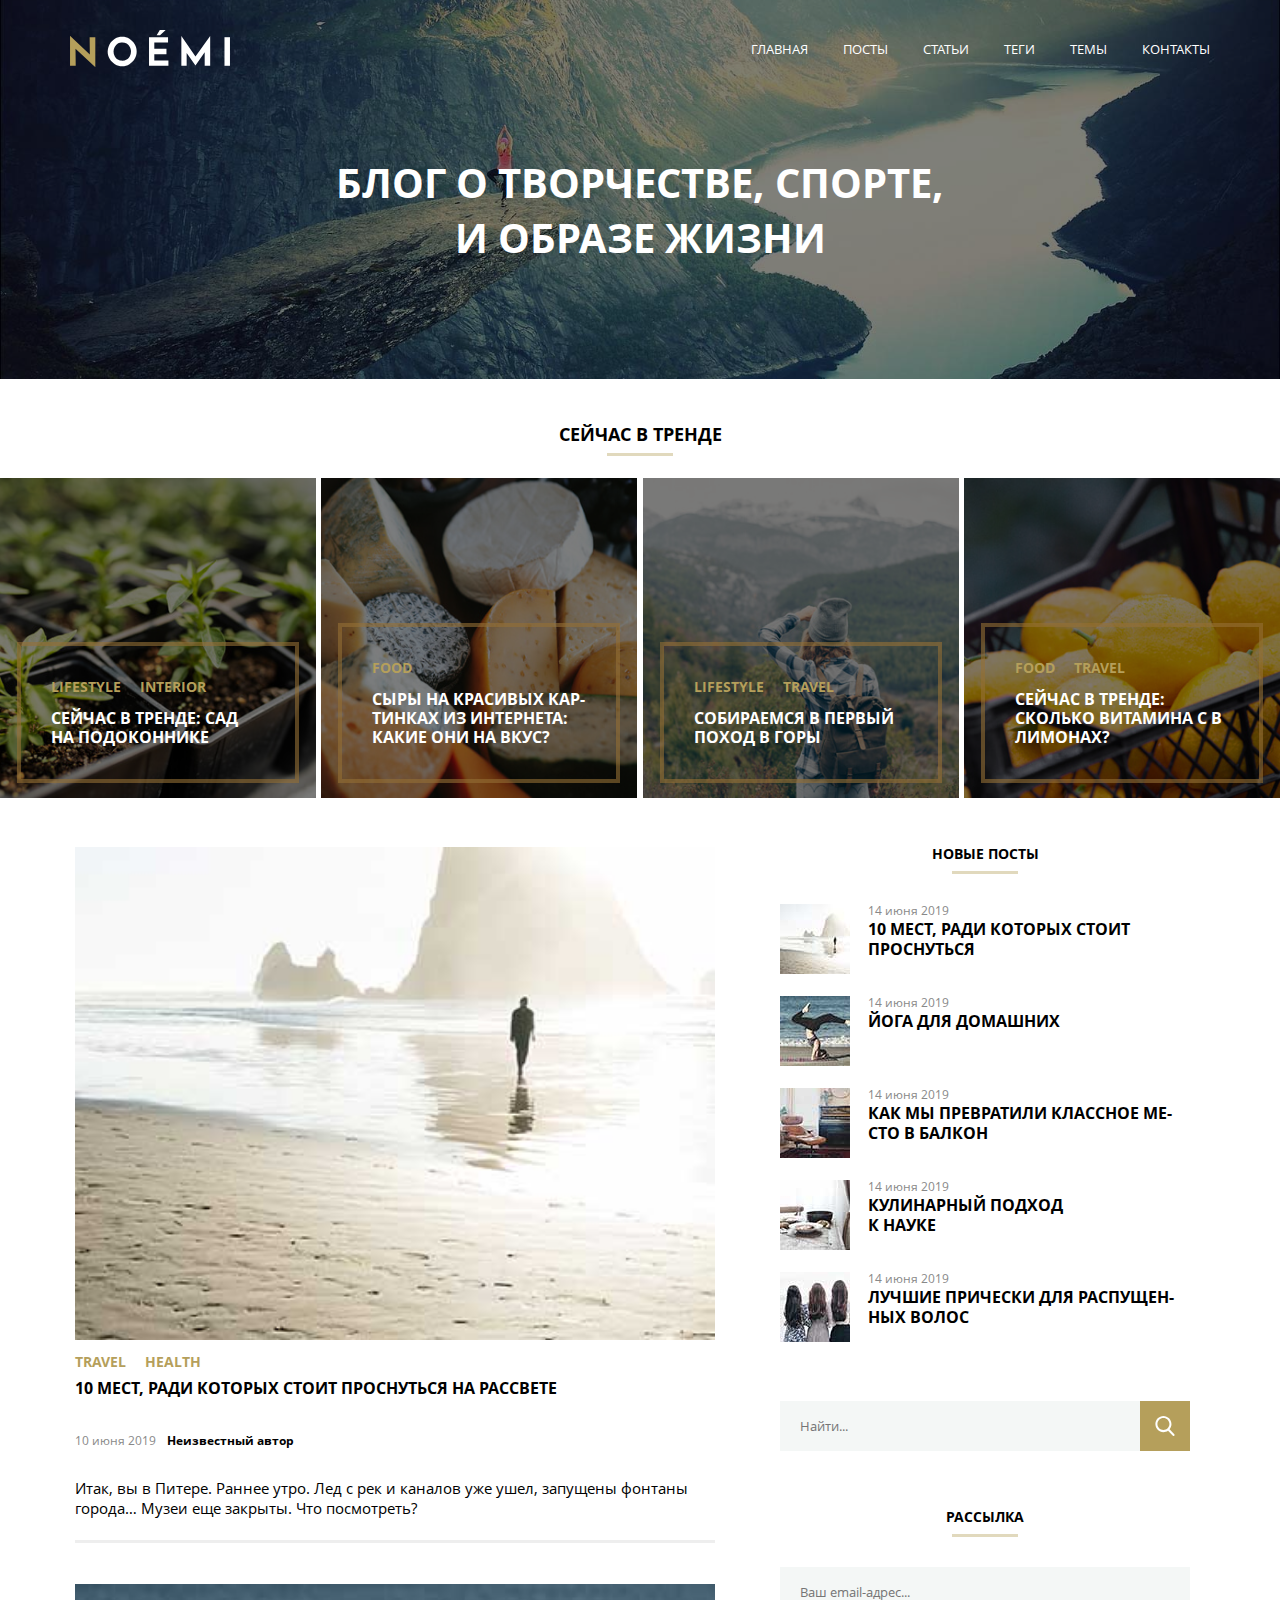
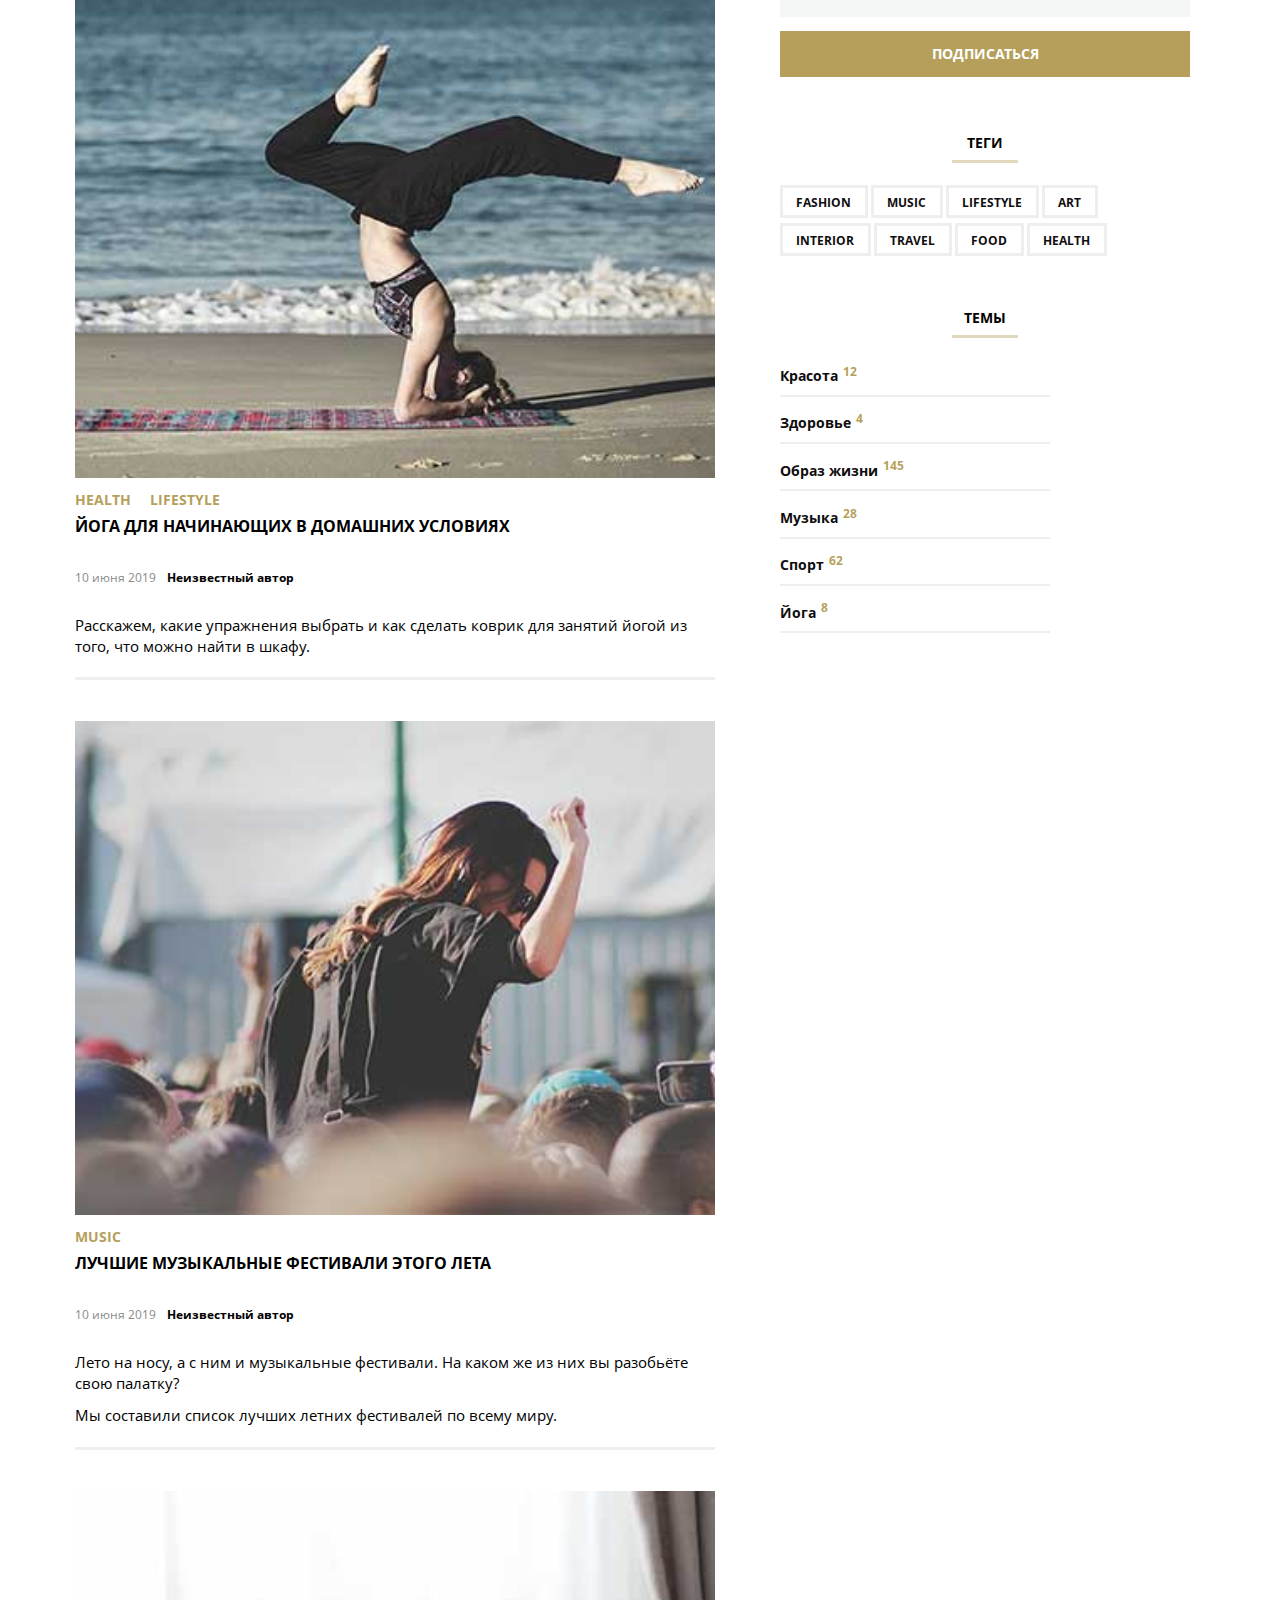
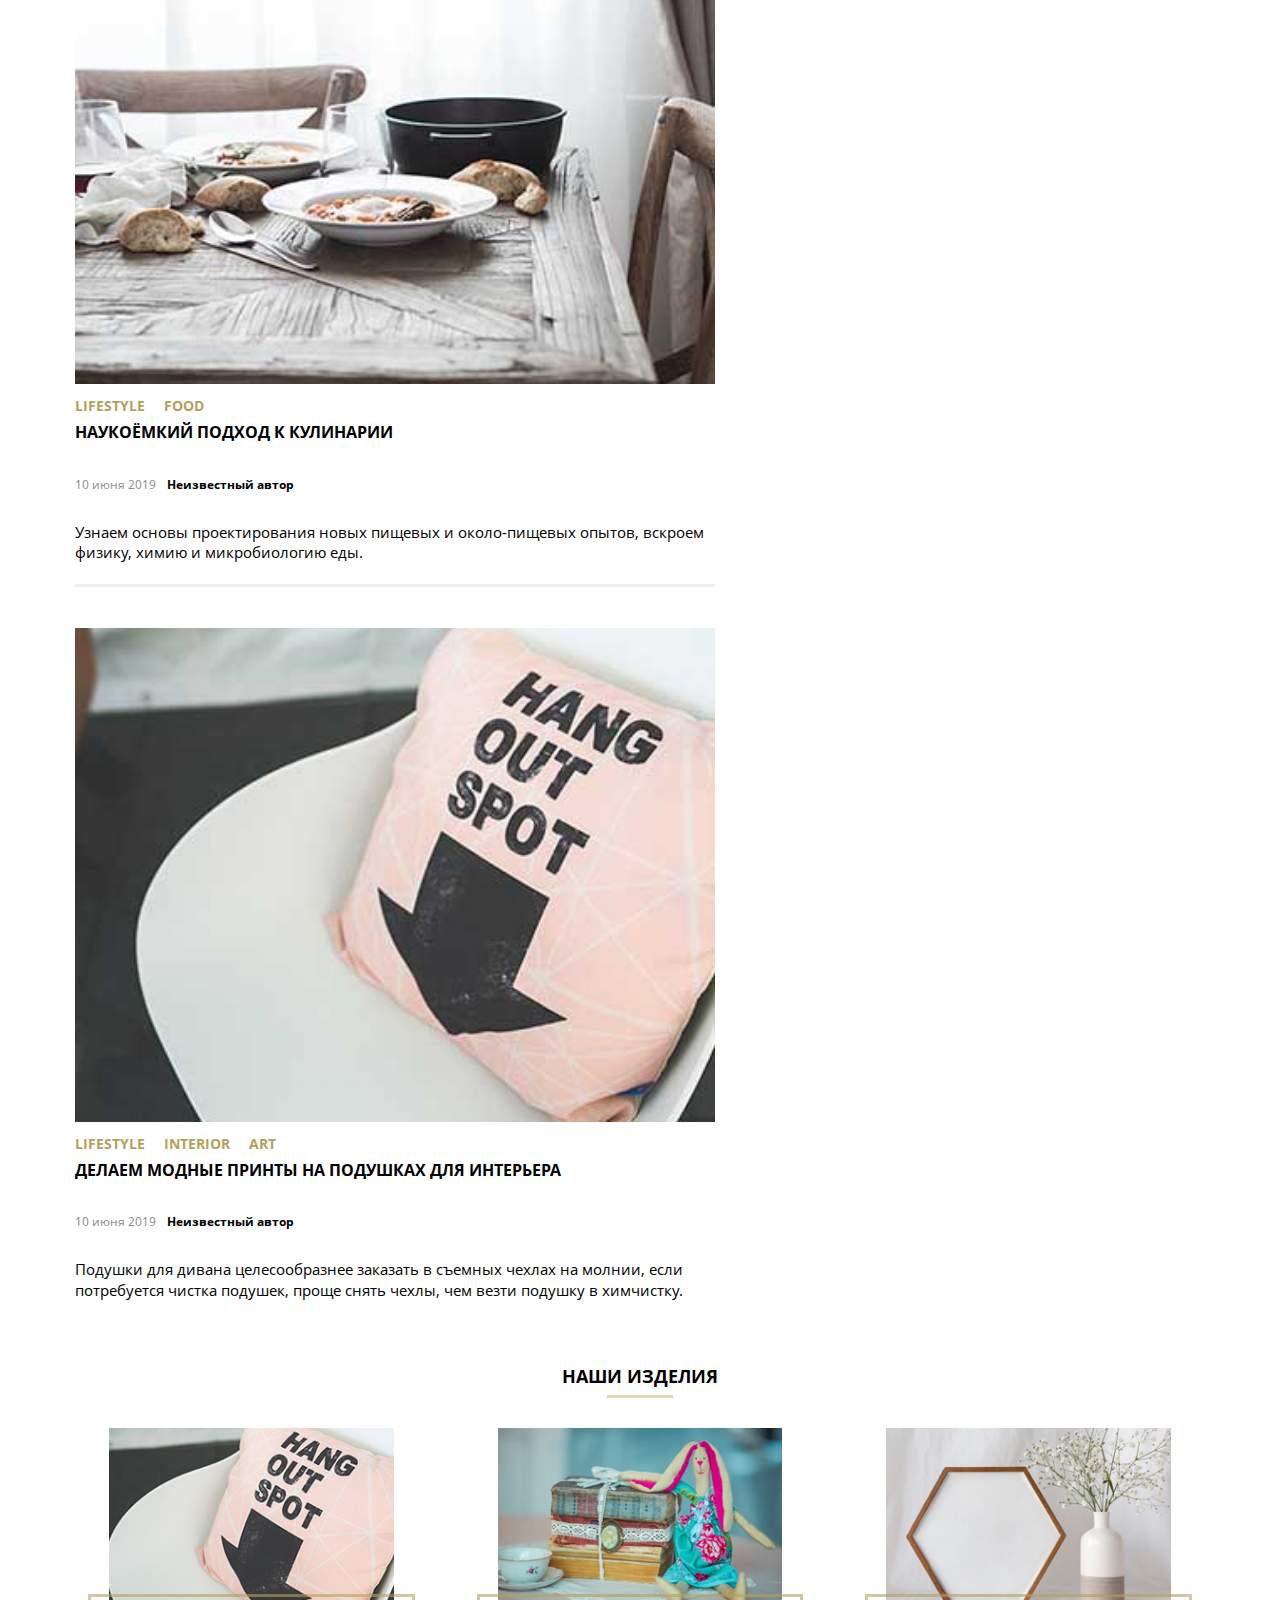
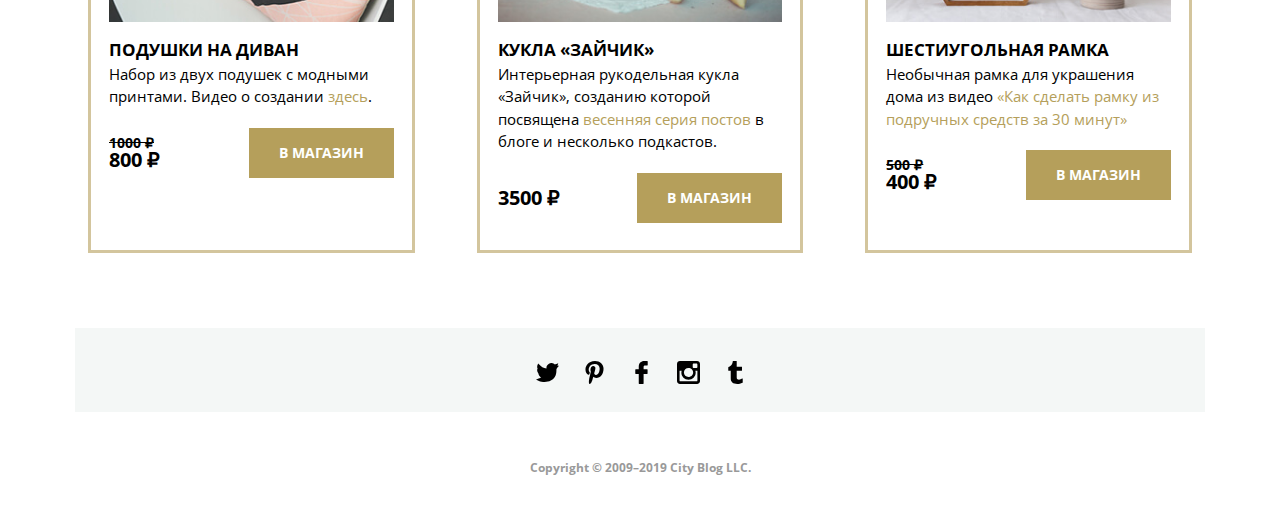
<file: index.html>
<!DOCTYPE html>
<html lang="ru">

<head>
    <meta charset="UTF-8">
    <meta http-equiv="X-UA-Compatible" content="IE=edge">
    <meta name="viewport" content="width=device-width, initial-scale=1.0">
    <link rel="stylesheet" href="css/normalize.css">
    <!-- <link rel="stylesheet" href="css/style.css"> -->
    <link rel="stylesheet" href="css/style_media.css">
   
    <title>Noemi_2.0</title>
</head>

<body>
    
    <div class="modal modal_hidden">
            
        <div class="modal_window">

            <a href="#close" title="Закрыть" class="close_block"></a>
            

            <h2 class="title_chapter_name title_popup_name">Ваш фидбек</h2>
            <form class="your_feedback">
        
                <div class="input_wrapper">
                    <label class="site_visit_group">
                        <span class="hidden_field">Поле частота посещения сайта</span>
                        <h3 class="title_feedback">Как часто вы заходите на сайт?</h3>
                        <select class="select">
                            <option selected >Почти каждый день</option>
                            <option  >Раз в несколько дней</option>
                            <option >Раз в несколько недель</option>
                            <option >Несколько раз в год</option>
                        </select>
                    </label>
                </div>
                
                <div class="input_wrapper">
                    <label class="radio_block"> 
                        <h3 class="title_feedback">Вы подписаны на e-mail рассылку?</h3>  
                        <label class="radio_group"> 
                            <input type="radio" class="radio" name="radio_group">
                            <span class="radio_group_text">Да</span>
                        </label>
                        <label class="radio_group" >
                            <input type="radio" class="radio" name="radio_group">
                            <span class="radio_group_text">Нет</span>
                        </label> 
                    </label>      
                </div>
                            
                <div class="input_wrapper">
                    <label class="content_group">
                        <span class="hidden_field">Поле для ввода текста</span>
                        <h3 class="title_feedback">Расскажите, какой контент вы хотели бы видеть на нашем сайте?</h3>
                        <div class="textarea_block">
                        <textarea class="textarea" name="text" id="text" cols="30" rows="5" placeholder="Может, больше рецептов?"></textarea>
                        </div>               
                    </label>
                </div>          
            </form>  


            <div class="input_wrapper">
                <button type="submit" class="btn_mail_list button_feedback">Отправить</button>
            </div>
            
        </div> 

    </div>

    <header class="header">
        <div class="container">

            <div class="wrapper_header">
                <a href="#0"><img src="svg/noemi-logo.svg"
                        class="header_logo" alt="Logo Noemi"></a>

                        

                <nav class="menu">
                    
                    <ul class="menu_list">
                        <li class="menu_list_item"><a class="menu_link menu_link_left" href="#0">Главная</a></li>
                        <li class="menu_list_item"><a class="menu_link" href="#0">Посты</a></li>
                        <li class="menu_list_item"><a class="menu_link" href="#0">Статьи</a></li>
                        <li class="menu_list_item"><a class="menu_link" href="#0">Теги</a></li>
                        <li class="menu_list_item"><a class="menu_link" href="#0">Темы</a></li>
                        <li class="menu_list_item"><a class="menu_link" href="#0">Контакты</a></li>
                    </ul>
                </nav>
                <button type="submit" class="gamburger_menu"></button>
            </div>

                <h1 class="main_title">Блог о творчестве, спорте, и образе жизни </h1>
        </div>
    </header>

    <div class="container">
        <h2 class="title_chapter_name">
            Сейчас в тренде
        </h2>
    </div>

    <section class="trends_block">

        <article class="trend_card trend_card_garden">

                <div class="trend_card_wrapper">
                    
                        <ul class="trend_card_list">
                            <li class="trend_list_item"><a href="#0" class="trend_link">lifestyle</a></li>                                   
                            <li class="trend_list_item"><a href="#0" class="trend_link">Interior</a></li>                                   
                        </ul>
                    
                        <a href="#0" class="card_title_link"><h2 class="trend_card_title" lang="ru">сейчас в тренде: сад <br> на подокон&shyнике </h2></a>    
                    
                        
                </div>                        
        
        </article>

        <article class="trend_card trend_card_cheese">

                <div class="trend_card_wrapper">
                    
                        <ul class="trend_card_list">
                            <li class="trend_list_item"><a href="#0" class="trend_link">Food</a></li>                                   
                                                                
                        </ul>
                    
                        <a href="#0" class="card_title_link"><h2 class="trend_card_title">сыры на красивых 
                            картинках из интернета:
                            какие они на вкус?</h2></a>    
                    
                        
                </div>                        
        
        </article>

        <article class="trend_card trend_card_hike ">

                <div class="trend_card_wrapper">
                    
                        <ul class="trend_card_list">
                            <li class="trend_list_item"><a href="#0" class="trend_link">lifestyle</a></li>                                   
                            <li class="trend_list_item"><a href="#0" class="trend_link">Travel</a></li>                                   
                        </ul>
                    
                        <a href="#0" class="card_title_link"><h2 class="trend_card_title">СОБИРАЕМСЯ В ПЕРВЫЙ
                            ПОХОД В ГОРЫ</h2></a>    
                    
                        
                </div>                        
        
        </article>

        <article class="trend_card trend_card_vitamin">

                <div class="trend_card_wrapper">
                    
                        <ul class="trend_card_list">
                            <li class="trend_list_item"><a href="#0" class="trend_link">Food</a></li>                                   
                            <li class="trend_list_item"><a href="#0" class="trend_link">Travel</a></li>                                   
                        </ul>
                    
                        <a href="#0" class="card_title_link"><h2 class="trend_card_title">Сейчас в тренде: сКОЛЬКО
ВИТАМИНА c В ЛИМОНАХ?</h2></a>    
                    
                        
                </div>                        
        
        </article>

    </section> 

    <div class="container container_main_aside">
        <div class="main">

            <article class="main_card">
        
                    <img src="img/last-post1.jpg" class="main_card_img" alt="News_img">
                
                <div class="all_card_info">
                
                        <ul class="card_list trend_card_list">
                        <li class="card_list_item"><a href="#0" class="card_link trend_link">Travel</a></li>                  
                        <li class="card_list_item"><a href="#0" class="card_link trend_link">Health</a></li>                  
                        </ul>
                            
                        <a href="#0" class="card_title_link"><h2 class="card_title trend_card_title">10 мест, ради которых стоит проснуться на рассвете</h2></a>
        
                        <time class="card_date" datetime="2019-06-10">10 июня 2019</time>
        
                        <span class="card_autor">Неизвестный автор</span>
                                        
                        <p class="card_content_text">Итак, вы в Питере. Раннее утро. Лед с рек и каналов уже ушел, запущены фонтаны города… Музеи еще закрыты. Что посмотреть? </p>
                
                </div>
                <span class="main_card_line"></span>
            </article>
                
            <article class="main_card">
        
                    <img src="img/last-post2.jpg" class="main_card_img" alt="News_img">
                
                <div class="all_card_info">
                
                        <ul class="card_list trend_card_list">
                        <li class="card_list_item"><a href="#0" class="card_link trend_link">Health</a></li>                  
                        <li class="card_list_item"><a href="#0" class="card_link trend_link">lifestyle</a></li>                  
                        </ul>
                            
                        <a href="#0" class="card_title_link"><h2 class="card_title trend_card_title">ЙОга для начинающих в
                            домашних условиях</h2></a>
        
                        <time class="card_date" datetime="2019-06-10">10 июня 2019</time>
        
                        <span class="card_autor">Неизвестный автор</span>
                                        
                        <p class="card_content_text">Расскажем, какие упражнения выбрать и как сделать коврик для занятий йогой из того, что можно найти в шкафу.</p>
                
                </div>
                <span class="main_card_line"></span>
            </article>
           
            <article class="main_card">
        
                    <img src="img/last-post3.jpg" class="main_card_img" alt="News_img">
                
                <div class="all_card_info">
                
                        <ul class="card_list trend_card_list">
                        <li class="card_list_item"><a href="#0" class="card_link trend_link">Music</a></li>                  
                                       
                        </ul>
                            
                        <a href="#0" class="card_title_link"><h2 class="card_title trend_card_title">Лучшие музыкальные
                            фестивали этого лета</h2></a>
        
                        <time class="card_date" datetime="2019-06-10">10 июня 2019</time>
        
                        <span class="card_autor">Неизвестный автор</span>
                                        
                        <p class="card_content_text main_card_content_text">Лето на носу, а с ним и музыкальные фестивали. На каком же из них вы разобьёте свою палатку?</p>
                        <p class="card_content_text">Мы составили список лучших летних фестивалей по всему миру.</p>
                
                </div>
                <span class="main_card_line"></span>
            </article>
            
            <article class="main_card">
        
                    <img src="img/last-post4.jpg" class="main_card_img" alt="News_img">
                
                <div class="all_card_info">
                
                        <ul class="card_list trend_card_list">
                        <li class="card_list_item"><a href="#0" class="card_link trend_link">lifestyle</a></li>                  
                        <li class="card_list_item"><a href="#0" class="card_link trend_link">Food</a></li>                  
                        </ul>
                            
                        <a href="#0" class="card_title_link"><h2 class="card_title trend_card_title">Наукоёмкий подход к
                            кулинарии</h2></a>
        
                        <time class="card_date" datetime="2019-06-10">10 июня 2019</time>
        
                        <span class="card_autor">Неизвестный автор</span>
                                        
                        <p class="card_content_text">Узнаем основы проектирования новых пищевых и около-пищевых опытов, вскроем физику, химию и микробиологию еды.</p>
                
                </div>
                <span class="main_card_line"></span>
            </article>
           
            <article class="main_card">
        
                    <img src="img/last-post5.jpg" class="main_card_img" alt="News_img">
                
                <div class="all_card_info">
                
                        <ul class="card_list trend_card_list">
                        <li class="card_list_item"><a href="#0" class="card_link trend_link">lifestyle</a></li>                  
                        <li class="card_list_item"><a href="#0" class="card_link trend_link">Interior</a></li>                  
                        <li class="card_list_item"><a href="#0" class="card_link trend_link">Art</a></li>                  
                        </ul>
                            
                        <a href="#0" class="card_title_link"><h2 class="card_title trend_card_title">делаем модные принты на
                            подушках для интерьера </h2></a>
        
                        <time class="card_date" datetime="2019-06-10">10 июня 2019</time>
        
                        <span class="card_autor">Неизвестный автор</span>
                                        
                        <p class="card_content_text">Подушки для дивана целесообразнее заказать в съемных чехлах на молнии, если потребуется чистка подушек, проще снять чехлы, чем везти подушку в химчистку. </p>
                
                </div>
                <span class="main_card_line last_card_line"></span>
            </article>
            
        </div>

        <div class="aside">

            <section class="section_newpost">

                <h3 class="aside_name_section ">Новые посты</h3>
        
                <article class="aside_card">
                 
                        <img src="img/2.jpg" class="aside_card_img" alt="News_img">
                  
                    <div class="aside_card_info">
                        <time class="aside_card_date card_date" datetime="2019-06-10">14 июня 2019</time>
                        <a href="#0" class="small_card_title_link"><h3 class="aside_card_title trend_card_title">10 мест, ради которых стоит проснуться</h3></a>
                    </div>
                </article>

                <article class="aside_card">
                 
                        <img src="img/151.jpg" class="aside_card_img" alt="News_img">
                  
                    <div class="aside_card_info">
                        <time class="aside_card_date card_date" datetime="2019-06-10">14 июня 2019</time>
                        <a href="#0" class="small_card_title_link"><h3 class="aside_card_title trend_card_title">Йога для домашних</h3></a>
                    </div>
                </article>

                <article class="aside_card">
                 
                        <img src="img/45.jpg" class="aside_card_img" alt="News_img">
                  
                    <div class="aside_card_info">
                        <time class="aside_card_date card_date" datetime="2019-06-10">14 июня 2019</time>
                        <a href="#0" class="small_card_title_link"><h3 class="aside_card_title trend_card_title">как мы превратили
                            классное место в
                            балкон</h3></a>
                    </div>
                </article>

                <article class="aside_card">
                 
                        <img src="img/501.jpg" class="aside_card_img" alt="News_img">
                  
                    <div class="aside_card_info">
                        <time class="aside_card_date card_date" datetime="2019-06-10">14 июня 2019</time>
                        <a href="#0" class="small_card_title_link"><h3 class="aside_card_title trend_card_title">Кулинарный подход <br>
                            к науке</h3></a>
                    </div>
                </article>

                <article class="aside_card">
                 
                        <img src="img/7.jpg" class="aside_card_img" alt="News_img">
                  
                    <div class="aside_card_info">
                        <time class="aside_card_date card_date" datetime="2019-06-10">14 июня 2019</time>
                        <a href="#0" class="small_card_title_link"><h3 class="aside_card_title trend_card_title">лучшие прически для
                            распущенных волос</h3></a>
                    </div>
                </article>

            </section>

            <form class="search">
                <label class="search_group">
                    <span class="hidden_field">Поле поиска</span>
                    <input type="search" class="search_field" placeholder="Найти..." required>
                </label>
                <button type="submit" class="btn_search"> <span class="btn_name">Кнопка поиска</span></button>
            </form> 

            <div class="section_mail_list">
                <h3 class="aside_name_section">Рассылка</h3>
            
                <form class="mail_list">
                    <label class="mail_list_group">
                        <span class="hidden_field">Поле для e-mail</span>
                        <input type="email" class="email_field" placeholder="Ваш email-адрес..." required>
                    </label>
                    <button type="submit" class="btn_mail_list">Подписаться</button>
                </form>  
            </div>

            <div class="section_tags_list">
                <h3 class="aside_name_section tags_name_section">Теги</h3>
            
                    <ul class="tags_list">
                        <li class="tags_list_item"><a class="tags_link" href="#0">fashion</a></li>
                        <li class="tags_list_item"><a class="tags_link" href="#0">music</a></li>
                        <li class="tags_list_item"><a class="tags_link" href="#0">lifestyle</a></li>
                        <li class="tags_list_item"><a class="tags_link" href="#0">art</a></li>
                        <li class="tags_list_item"><a class="tags_link" href="#0">interior</a></li>
                        <li class="tags_list_item"><a class="tags_link" href="#0">travel</a></li>
                        <li class="tags_list_item"><a class="tags_link" href="#0">food</a></li>
                        <li class="tags_list_item"><a class="tags_link" href="#0">health</a></li>
                    </ul>
                  
            </div> 

            <div class="section_thems">
                <h3 class="aside_name_section  thems_name_section">Темы</h3>
                <ul class="topic_list">
                        <li class="themes_list_item"><a class="topic_link" href="#0">Красота</a><span class="top_reg">12</span></li>

                        <li class="themes_list_item"><a class="topic_link" href="#0">Здоровье</a><span class="top_reg">4</span></li>

                        <li class="themes_list_item"><a class="topic_link" href="#0">Образ жизни</a><span class="top_reg">145</span></li>

                        <li class="themes_list_item"><a class="topic_link" href="#0">Музыка</a><span class="top_reg">28</span></li>

                        <li class="themes_list_item"><a class="topic_link" href="#0">Спорт</a><span class="top_reg">62</span></li>

                        <li class="them_list_item"><a class="topic_link" href="#0">Йога</a><span class="top_reg">8</span></li>
        
                </ul>
          
            </div> 

        </div>
    </div>

    <div class="container">
        <h2 class="title_chapter_name our_product_title">
            Наши изделия
        </h2>
    </div>
    
    <div class="container">
        <section class="our_products">

            <article class="product_card">    
        
              <picture >
                <source srcset="img/shop-item-desk1.jpg" media="(min-width: 1200px)">
                <source srcset="img/shop-item-tablet1.jpg" media="(min-width: 641px) and (max-width: 1200px)">
                <source srcset="img/shop-item-mobile1.jpg" media="(min-width: 360px) and (max-width: 640px)">
                <source srcset="img/shop-item-desk1.jpg" media="(min-width:1200px)">
                <img class="product_img" src="img/shop-item-desk1.jpg" alt="картинка продукта">
              </picture >
         
              <div class="product_card_wrapper">             
                <h2 class="name_title">Подушки на диван</h2>
                <p class="product_info"> Набор из двух подушек с модными принтами. Видео о создании <a href="#" class="product_link">здесь</a>.
                </p>
                <div class="product_footer ">
                  <div class="price_block ">
                      <span class="price_old">1000 &#8381</span>
                    <span class="price">800 &#8381</span>
                  </div>
                    <div class="button_product">в магазин</div>  
                </div>   
              </div> 
        
            </article>
        
            <article class="product_card">    
        
              <picture >
                <source srcset="img/shop-item-desk2.jpg" media="(min-width: 1200px)">
                <source srcset="img/shop-item-tablet2.jpg" media="(min-width: 641px) and (max-width: 1200px)">
                <source srcset="img/shop-item-mobile2.jpg" media="(min-width: 360px) and (max-width: 640px)">
                <source srcset="img/shop-item-desk1.jpg" media="(min-width:1200px)">
                <img class="product_img" src="img/shop-item-desk2.jpg" alt="картинка продукта">
              </picture >
         
              <div class="product_card_wrapper">
                <h2 class="name_title">Кукла «Зайчик»</h2>
                <p class="product_info"> Интерьерная рукодельная кукла «Зайчик», созданию которой посвящена <a href="#" class="product_link">весенняя серия постов</a> в блоге и несколько подкастов. 
                </p>
                <div class="product_footer ">
                    <div class="price_block ">
                    <span class="price">3500 ₽</span>
                    </div>
                    <div class="button_product">в магазин</div>  
                </div>   
                </div> 
        
            </article>
        
            <article class="product_card">    
        
              <picture >
                <source srcset="img/shop-item-desk3.jpg" media="(min-width: 1200px)">
                <source srcset="img/shop-item-tablet3.jpg" media="(min-width: 641px) and (max-width: 1200px)">
                <source srcset="img/shop-item-mobile3.jpg" media="(min-width: 360px) and (max-width: 640px)">
                <source srcset="img/shop-item-desk1.jpg" media="(min-width:1200px)">
                <img class="product_img" src="img/shop-item-desk3.jpg" alt="картинка продукта">
              </picture >
         
              <div class="product_card_wrapper">
                <h2 class="name_title">Шестиугольная рамка</h2>
                <p class="product_info"> Необычная рамка для украшения дома из видео  <a href="#" class="product_link">«Как сделать рамку из подручных средств за 30 минут»</a>
                </p>
                <div class="product_footer ">
                    <div class="price_block ">
                        <span class="price_old">500 ₽</span>
                    <span class="price">400 ₽</span>
                    </div>
                    <div class="button_product">в магазин</div>  
                </div>   
                </div> 
        
            </article>
        
        </section>
    </div>

<div class="container">
    <div class="social_section">
        <article class="articles_socials">
            <ul class="socials">
                <li class="socials_item">
                    <a href="#0" class="socials_link socials_link_twitter">
                        <span class="socials_link_text">twitter</span>
                    </a>
                </li>
                <li class="socials_item">
                    <a href="#0" class="socials_link socials_link_pinterest">
                        <span class="socials_link_text">pinterest</span>
                    </a>
                </li>
                <li class="socials_item">
                    <a href="#0" class="socials_link socials_link_facebook">
                        <span class="socials_link_text">facebook</span>
                    </a>
                </li>					
                <li class="socials_item">
                    <a href="#0" class="socials_link socials_link_instagram">
                        <span class="socials_link_text">instagram</span>
                    </a>
                </li>					
                <li class="socials_item">
                    <a href="#0" class="socials_link socials_link_tumblr">
                        <span class="socials_link_text">tumblr</span>
                    </a>
                </li>					
            </ul>
        </article>
    </div>
</div>

<div class="container">
    <div class="footer">
        <h3 class="title_footer">Copyright © 2009–2019 City Blog LLC.</h3>
    </div>
</div>

</body>

</html>
</file>
<file: css/style.css>
﻿@font-face {
  font-family: "OpenSans";
  src: url("../fonts/OpenSans-Regular.woff");
  font-weight: 400;
  font-style: normal;
}

@font-face {
  font-family: "OpenSans";
  src: url("../fonts/OpenSans-Bold.woff");
  font-weight: 700;
  font-style: normal;
}

body {
  font: inherit;
  vertical-align: baseline;
  font-family: "OpenSans";
  font-weight: 700;
  font-size: 13px;
}

ul {
  list-style-type: none;
  padding-inline-start: 0;
}

p {
  margin: 0;
}

a {
text-decoration: none;
}

.container {
  width: 100%;
  max-width: 1200px;
  margin: 0 auto;
}  

/* -----------HEADER----------- */

.header {
  background-image: url("../img/banner-bg.jpg");
  background-color: #666;
  background-repeat: no-repeat;
  background-position: center center;
  background-size: cover;
  position: relative;
  z-index: 0;
}

.header::after {
  content: "";
  background-color: #000;
  top: 0;
  left: 0;
  right: 0;
  bottom: 0;
  opacity: 0.5;
  position: absolute;
  z-index: -1;
}

.wrapper_header {
  display: flex;
  justify-content: space-between;
  align-items: center;
  padding: 27px 15px 0 15px;
}

.header_logo {
  min-width: 180px;
}

.gamburger_menu {
  background-image: url("../img/Btn_Close.png");
  background-color: none;
  background-repeat: no-repeat;
  background-position: center center;
  background-size: cover;
  width: 22px;
  height: 22px;
  cursor: pointer;
}

.menu_list {
  display: flex;
}

.menu_link {
  font-weight: 400;
  color: #fff;
  font-size: 13px;
  text-transform: uppercase;
  margin-left: 35px;
  }

.menu_link_left {
  margin-left: 0;
}

.menu_link:hover {
  text-decoration: none;
  border-bottom: 1px solid #fff;
  
}

.main_title {
  box-sizing: border-box;
  text-align: center;
  text-transform: uppercase;
  max-width: 700px;
  width: 100%;
  font-size: 45px;
  margin: 0 auto;
  color: #fff;
  padding: 100px 0 125px 0 ;
  line-height: 1.7;
}

/* -------NAME_SECTION-------- */

.title_chapter_name {
  text-align: center;
  text-transform: uppercase;
  font-size: 20px;
  margin: 62px 0 30px 0;
}

.title_chapter_name::after {
  content: "";
  display: block;
  width: 66px;
  height: 3px;
  margin: 10px auto 0;
  background-color: #b59f5b;
  opacity: 0.4;
}

/* ---------TRENDS---------- */

.trend_card {
  box-sizing: border-box;
  background-image: url("../img/trend1.jpg");
  background-color: #666;
   background-repeat: no-repeat;
   background-position: center center;
   background-size: cover;
   width: calc(100%/4 - 4px);
   min-height: 320px;
   display: flex;
   align-items: flex-end;
   align-self: stretch;
   flex-shrink: 1;
   max-height: 320px;
   padding: 0 20px 15px 20px;
   position: relative;
   z-index: 0;
}

.trend_card_cheese {
  background-image: url("../img/trend2.jpg");
}

.trend_card_hike {
  background-image: url("../img/trend3.jpg");
}

.trend_card_vitamin {
  background-image: url("../img/trend4.jpg");
}

.trend_card::after {
  content: "";
  background-color: #000;
  top: 0;
  left: 0;
  right: 0;
  bottom: 0;
  opacity: 0.5;
  position: absolute;
  z-index: -1;
}

.trend_card_wrapper {
  padding: 36px 30px 15px 30px;
  border: 4px solid rgba(149, 112, 54, .6);
  width: 100%;
}

.trend_link {
  font-size: 14px;
  text-transform: uppercase;
  color: #b59f5b;
  margin-right: 19px;
}

.trend_link:hover {
  text-decoration: none;
  border-bottom: 2px solid #b59f5b;
}

.trend_card_title {
  font-size: 20px;
  color: #fff;
  text-transform: uppercase;
  line-height: 1.2;
  margin: 10px 0 16px 0 ;
  transition: 0.3s;
}

.trend_card_title:hover {
  color: #b59f5b;
}

.trend_card_list {
display: flex;
justify-content: flex-start;
margin: 0;
}

.trends_block {
  display: flex;
  justify-content: space-between;
  margin-bottom: 64px;
}

/* ----------MAIN-------- */

.main {
  margin-left: 15px;
}

.main_card  {
  margin: 0;
  max-width: 800px;
  display: flex;
  justify-content: flex-start;
  margin-bottom: 60px;
}

.all_card_info {
  margin-left: 30px;
}

.main_card_img {
  min-width: 380px;
}

.card_title {
  color: #000;
  margin-bottom: 30px;
}

.card_date {
  font-weight: 400;
  font-size: 12px;
  color: #888;
  
}

.card_autor {
  display: inline-block;
  font-size: 12px;
  margin-left: 8px;
  margin-bottom: 45px;
}

.card_content_text {
  font-weight: 400;
  font-size: 15px;
  line-height: 1.5;
  margin-right: 15px;
  margin-bottom: 10px;
}

.main_card_line {
    display: block;
    width: 100%;
    height: 3px;
    background-color: #eee;
}

/* --------ASIDE------ */

/* ----New-Post------- */

.aside_name_section {
  margin-top: 0;
  text-align: center;
  text-transform: uppercase;
  font-size: 14px;
  margin-bottom: 25px;
}

.aside_name_section::after {
  content: "";
  display: block;
  width: 66px;
  height: 3px;
  margin: 10px auto 0;
  background-color: #b59f5b;
  opacity: 0.4;
}

.aside {
  max-width: 270px;
  margin-right: 15px;
} 

.aside_card {
  display: flex;
  align-items: flex-start;
  margin-bottom: 21px;
}

.aside_card_img {
  width: 100%;
  max-width: 70px;
}

.aside_card_date {
  display: inline-block;
  margin-bottom: 6px;
}

.aside_card_title {
  margin: 0;
  color: #000;
  font-size: 14px;
  line-height: 1.3;
}

.aside_card_info {
  margin-left: 15px;
}

.section_newpost {
  margin-bottom: 61px;
}
/* -----Aside-search----- */

.section_search {
  width: 100%;
  margin-bottom: 61px;
}

.search{
  display: flex;
  justify-content: space-between;
  flex-wrap: nowrap;
  margin-bottom: 60px;
}

.search_group {
  vertical-align: top;
  position: relative;
  font-size: 0; 
  width: calc(100% - 50px);
}

.search_field {
  vertical-align: middle;
  width: 100%;
  height: 50px;
  padding: 10px 25px 10px 20px;
  background-color: #f4f7f6;
}

.search_field:focus,
.email_field:focus,
.select:focus,
.textarea:focus {
  border: 1px solid #b59f5b;
}

.btn_search {
  width: 50px;
  height: 50px;
  border: none;
  background-color: #b59f5b;
  background-image: url("../svg/search.svg");
  background-repeat: no-repeat;
  background-position: center center;
  background-size: 20px;
  cursor: pointer;
  position: relative;
}

.btn_search:hover,
.btn_mail_list:hover, 
.button_product:hover {
  background-color: #323232;
  transition: 0.5s;
}

.hidden_field {
  position: absolute;
  width: 1px;
  height: 1px;
  margin: -1px;
  padding: 0;
  border: 0;
  clip: rect(0 0 0 0);
  overflow: hidden;
}

.btn_name {
  position: absolute;
  width: 1px;
  height: 1px;
  clip: rect(1px, 1px, 1px, 1px);
}

/*-------------Aside-mail-list------*/

.section_mail_list {
  width: 100%;
  margin-bottom: 60px;
}

.email_field {
  box-sizing: border-box;
  width: 100%;
  height: 50px;
  background-color: #f4f7f6;
  padding: 10px 25px 10px 20px;
  margin-bottom: 14px;
}

.btn_mail_list {
  width: 100%;
  color: #fff;
  background-color: #b59f5b;
  font-size: 14px;
  text-transform: uppercase;
  cursor: pointer;
  font-weight: 700;
  text-align: center;
  padding: 15px 15px;
}

/* -----Aside-tags----- */

.section_tags_list {
  width: 100%;
}

.tags_link {
  color: #0f0d0e;
  font-size: 12px;
  text-transform: uppercase;
}

.tags_list_item {
  box-sizing: border-box;
  color: #0f0d0e;
  border: 3px solid #eee;
  padding: 8px 14px 6px 13px;
  margin-right: 5px;
  margin-top: 5px;
}

.tags_list_item:hover {
  border: 2px solid #b59f5b;
  cursor: pointer;
}

.tags_list {
  width: 100%;
  display: flex;
  justify-content: flex-start;
  flex-wrap: wrap;
  margin-bottom: 50px;
}

/* ------Thems----- */

.topic_link {
  font-size: 14px;
  color: #0f0d0e;
  position: relative;
}

.themes_list_item {
  margin-bottom: 30px;
}

.topic_link::after {
  content: "";
  width: 270px;
  border-bottom: 2px solid #eee;
  position: absolute;
  top: 150%;
  left: 0;
  z-index: 1;
}

.topic_link:hover {
  color: #b59f5b;
}

.top_reg {
  display: inline-block;
  margin-left: 5px;
  vertical-align: super;
  font-size: 12px;
  color: #b59f5b;
}

.container_main_aside {
  display: flex;
  justify-content: space-between;

}

/* -----------OUR_PRODUCTS------------ */

.our_product_title{
margin-top: 5px;
}

.product_card {
  box-sizing: border-box;
  width: calc(100% / 3 - 50px);
  margin-left: 13px;
  margin-right: 13px;
  display: flex;
  justify-content: space-between;
  flex-direction: column;
  align-self: stretch;
}

.product_img {
  box-sizing: border-box;
  width: 100%;
  padding: 0 25px;
}

.product_card_wrapper {
  border: 3px solid rgba(181, 159, 91, 0.6);
  padding: 40px 20px 20px 20px;
  margin-top: -35px;
  flex-grow: 1;
}

.name_title {
  text-transform: uppercase;
  font-size: 20px;
  margin-bottom: 5px;
}

.product_info {
  font-weight: 400;
  font-size: 15px;
  line-height: 1.5;
  margin-bottom: 20px;
}

.product_link {
  font-weight: 400;
  color: #b59f5b;
  text-decoration: none;
  font-size: 15px;
}

.product_link:hover {
  text-decoration: none;
  border-bottom: 1px solid #b59f5b;
}

.price {
  font-size: 20px;
}

.price_old {
  display: block;
  font-size: 14px;
  text-decoration: line-through;
}

.button_product {
  max-width: 140px;
  color: #fff;
  background-color: #b59f5b;
  font-size: 14px;
  text-transform: uppercase;
  cursor: pointer;
  text-align: center;
  padding: 18px 30px;
}

.product_footer {
  display: flex;
  justify-content: space-between;
  align-items: center;
}

.our_products {
  display: flex;
  justify-content: space-between;
  align-items: flex-end;
  margin-bottom: 50px;
}

/*----------------SOCIAL-------------*/

.socials_item {
  display: inline-block;
  margin-left: 12px;
  margin-right: 10px;
}

.socials_link {
  display: inline-block;
  padding: 10px 0;
  width: 25px;
  height: 25px;
  background-color: #f4f7f6;
  background-repeat: no-repeat;
  background-size: 23px;
  background-position: center;
}

.socials_link_twitter {
  background-image: url("../svg/004-twitter.svg");
}

.socials_link_pinterest {
  background-image: url("../svg/001-pinterest.svg");
}

.socials_link_facebook {
  background-image: url("../svg/002-facebook-logo.svg");
}

.socials_link_instagram {
  background-image: url("../svg/005-instagram.svg");
}

.socials_link_tumblr {
  background-image: url("../svg/003-tumblr.svg");
}

.socials_link_text {
  position: absolute;
  width: 1px;
  height: 1px;
  clip: rect(1px, 1px, 1px, 1px);
}

.social_section {
  background-color: #f4f7f6;
  margin: 0;
}

.socials {
  display: flex;
  justify-content: center;
  padding: 35px 0;
}

/*---------------FOOTER-----------*/

.title_footer {
  text-align: center;
  margin-top: 55px;
  padding-bottom: 35px;
  color: #999;
  font-size: 12px;
}

/* ----------MODAL-WINDOW--------- */

.modal {
  position: fixed;
  top: 0;
  left: 0;
  width: 100%;
  height: 100%;
  z-index: 3;
  display: flex; 
  align-items: center;
  background-color: rgba(0,0,0,.7);
}

.modal_window {
  /* outline: 1px solid red; */
  max-width: 390px;
  width: 100%;
  margin: 0 auto;
  position: relative;
  background-color: #fff; 
}

.close_block {
  background-image: url("../svg/form-x.svg");
  background-repeat: no-repeat ;
width: 18px;
height: 18px;
position: absolute;
right:0px;
text-align: center;
top: -28px;
text-decoration: none;
}

.title_popup_name {
  margin: 0;
  margin-top: 50px;
  margin-bottom: 25px;
}

.input_wrapper {
  max-width: 330px;
  width: 100%;
  margin: 0 auto;
  margin-bottom: 25px;
}

.title_feedback {
  font-weight: 400;
  font-size: 13px;
  line-height: 1.3;
  margin-bottom: 15px;
}

.select {
  border: none;
  width: 100%;
  max-width: 330px;
  padding: 15px 20px 15px 18px;
  background-color: #f9f9f9;
  font-size: 13px;
  font-family: "OpenSans";
  color: rgba(0, 0, 0, 0.54);
  background-image: url("../svg/form-arrows.svg");
  background-repeat: no-repeat;
  background-size: 10px;
  background-position: center right 15px;
}


/* --------СКРЫТИЕ_МОДАЛЬНОГО_ОКНА---------- */

.modal_hidden{
  /* display: none; */
}

/* --------СКРЫТИЕ_МОДАЛЬНОГО_ОКНА---------- */


/* ________________________________ */

.radio_group_text {
  font-weight: 400;
  font-size: 13px;
}

.radio_group_text::before {
  content: "";
  display: inline-block;
  width: 18px;
  height: 18px;
  background-image: url("../svg/form-empty-circle.svg");
  background-repeat: no-repeat;
  background-position: center center;
  background-size: 18px;
  vertical-align: middle;
  margin-right: 8px;
}

.radio_group {
  display: inline-block;
  font-size: 15px;
  margin-right: 15px;
}

.radio:checked {
  outline: 3px solid #000;
  outline-offset: 5px;
}

.radio:checked ~ .radio_group_text::before {
  background-image: url("../svg/form-circle.svg");
}

.radio {
  position: absolute;
  clip: rect(1px, 1px, 1px, 1px);
  height: 1px;
  width: 1px;
}

/* _______________________________________ */

.textarea {
  box-sizing: border-box;
  font-family: "OpenSans";
  color: rgba(0, 0, 0, 0.54);
  width: 100%;
  max-width: 330px;
  padding: 15px;
  resize: none;
  background-color: #f4f7f6;
}

/* _________________________________________ */

.button_feedback {
  margin-top: 20px;
  margin-bottom: 30px;
  max-width: 330px;
  width: 100%;
}

/* ----------------------------------------------------------
-----------------------@MEDIA-----------------------------
---------------------------------------------------------- */

/* ---------------desktop---------------- */

@media screen and (min-width: 1200px) {
  .gamburger_menu,
  .main_card_line {
    display: none;
  }
}

/* ---------------tablet------------------------ */

@media screen and (min-width:641px) and (max-width: 1199px) {
  
  .menu_list {
    display: none;
  }

  .header {
    background-image: url("../img/banner-bg-tablet.jpg");
  }

  .main_title {
    box-sizing: border-box;
    font-size: 40px;
    padding: 87px 40px 113px 40px;
    line-height: 1.37;
  }

  .wrapper_header {
    padding: 44px 35px 0 35px;
    align-items: center;
  }

  .header_logo {
    min-width: 160px;
  }


/* --------Title-chapter-name------- */

.title_chapter_name {
  margin-top: 46px;
  margin-bottom: 22px;
  font-size: 18px;
}

 /* ----------Trends---------------- */

 .trend_card {
  width: calc(50% - 3px);
  height: 100%;
  min-height: 247px;
  margin-bottom: 4px;
  background-position: center bottom;
  padding: 0 17px 15px 17px;
}

.trend_card_wrapper {
  padding: 34px 30px 15px 30px;
  border: 4px solid rgba(149, 112, 54, .6);
  width: 100%;
}

.trends_block {
  flex-wrap: wrap;
  margin-bottom: 40px;
}

.trend_card_title {
  margin-bottom: 16px;
  font-size: 17px;
}

/* ---------------Main----------------- */

.main {
  margin-left: 35px;
  
}

.main_card {
  flex-wrap: wrap;
  margin-bottom: 36px;
}

.main_card_img{
  min-width: 230px;
  margin-top: 5px;
  width: 100%;
} 

.all_card_info {
  margin: 15px 0 0 0;
}

.card_title {
  margin-bottom: 35px;
}

.card_autor {
  margin-bottom: 31px;
}

.card_content_text {
   line-height: 1.38;
  font-size: 15px;
  margin-right: 4px;
  margin-bottom: 21px;
}

.main_card_content_text{
  margin-bottom: 11px;
}

/* ------------Aside------------- */

.aside {
  width: 100%;
  margin: 0  35px auto;
}

.aside_card  {
  margin-bottom: 22px;
}

.aside_card_info {
  margin-left: 18px;
}

.aside_name_section {
  margin-top: 5px;
  font-size: 14px;
  margin-bottom: 30px;
}

.aside_card_title {
  font-size: 14px;
  margin-bottom: 0;
}

.aside_card_date {
  margin-bottom: 2px;
}
.section_newpost {
  margin-bottom: 59px;
} 
/* -----------Search--------------- */

.search {
  margin-bottom: 59px ;
}

/*-------------Aside-mail-list------*/

.section_mail_list {
  margin-bottom: 59px;
}

/*------------tags-------------*/

.tags_name_section {
  margin-bottom: 22px;
}
  .tags_list {
    margin-top: 19px;
    margin-bottom: 50px;
    justify-content: flex-start;
  }
  .tags_list_item {
    margin-top: 0;
    margin-bottom: 5px;
  }

  .tags_list_item {
    margin-right: 3px;
  }

  /* -------------Thems------------ */

.thems_name_section {
  margin-bottom: 28px;
}
.last_card_line {
  display: none;
}
.section_thems {
  margin-bottom: 15px;
}

/* ------------Our-card---------------- */

.product_card {
  width: calc(100% / 2 - 14px);
  margin-left: 0;
  margin-right: 0;
  margin-bottom: 25px;
}

.our_product_title {
  margin-top: 10px;
  margin-bottom: 30px;
}

.our_products {
  align-self: stretch;
  justify-content: space-between;
  flex-wrap: wrap;
  margin-bottom: 0px;
  margin-left: 35px;
  margin-right: 35px;
  margin-bottom: 24px;
}

.product_img {
  padding: 0 21px;
}

.product_card_wrapper {
  box-sizing: border-box;
  padding: 30px 18px 27px 18px;
  margin-top: -30px;
}

.name_title {
  font-size: 17px;
}

/* -------------Socials_logo and footer--------------- */

.social_section {
  margin: 0 35px auto;
}

.socials {
  padding: 22px 0 15px 0;
}

.title_footer {
  margin-top: 50px;
  padding-bottom: 25px;
  font-size: 12px;
}

/* -------------modal_window---------------- */

.close_block {
width: 25px;
height: 25px;
top: -35px;
}

.title_popup_name {
  margin-top: 50px;
  margin-bottom: 25px;
}

.button_feedback {
  margin-top: 30px;
  margin-bottom: 30px;
  max-width: 330px;
  width: 100%;
}

.radio_group_text::before {
  width: 25px;
  height: 25px;
  background-size: 25px;
}

.radio_group {
  margin-right: 25px;
} 
}

@media screen and (min-width: 1025px) and (orientation: landscape){

  .trend_card {
    box-sizing: border-box;
    width: calc(100%/4 - 4px);
  }
} 
/* ----------------------m0bile--------- */

 @media screen and (max-width: 640px) {

  .menu_list {
    display: none;
  }

  .header {
    background-image: url("../img/banner-mobile.jpg");
  }

  .main_title {
    box-sizing: border-box;
    font-size: 26px;
    width: 100%;
    padding-left: 30px;
    padding-right: 30px;
    line-height: 1.37;
    padding-top: 35px;
    padding-bottom: 212px;
  }

  .wrapper_header {
    padding-top: 30px;
    flex-direction: column-reverse;
     }

  .gamburger_menu {
    align-self: flex-end;
    margin-bottom: 171px;
  }

  .header_logo {
    box-sizing: border-box;
    max-width: 370px;
    padding-left: 30px;
    padding-right: 30px;
    width: 100%;
  }

  /* --------Title-chapter-name------- */

  .title_chapter_name {
    margin-top: 42px;
    margin-bottom: 25px;
    font-size: 16px;
  }

  /* ----------Trends---------------- */

.trend_card {
    width: 100%;
    height: 100%;
    min-height: 230px;
    margin-bottom: 4px;
    background-position: center bottom;
    padding: 0 15px 15px 15px;
  }

  .trend_card_wrapper {
    padding: 34px 20px 15px 18px;
    border: 4px solid rgba(149, 112, 54, .6);
    width: 100%;
  }

  .trends_block {
    flex-wrap: wrap;
    margin-bottom: 40px;
  }

  .trend_card_title {
    margin-bottom: 10px;
    font-size: 16px;
  }

/* ---------------Main----------------- */

.container_main_aside {
  flex-wrap: wrap;
}

.main {
  margin-left: 15px;
  margin-right: 15px;
}

.main_card {
  flex-wrap: wrap;
  margin-bottom: 35px;
}

.main_card_img{
  min-width: 100px;
  width: 100%;
} 

.all_card_info {
  margin: 15px 0 0 0;
}

.card_title {
  margin-bottom: 20px;
}

.card_autor {
  margin-bottom: 15px;
}

.card_content_text {
  line-height: 1.38;
  font-size: 14px;
  margin-right: 5px;
  margin-bottom: 22px;
}

.main_card_content_text{
  margin-bottom: 5px;
}

/* ------------Aside------------- */

.aside {
  box-sizing: border-box;
  width: 100%;
  max-width: 440px;
  padding-left: 15px;
  padding-right: 15px;
  margin: 0 auto;
}

.aside_card  {
  margin-bottom: 21px;
}

.aside_card_info {
  margin-left: 20px;
}

.aside_name_section {
  margin-top: 5px;
  font-size: 16px;
  margin-bottom: 30px;
}

.aside_card_title {
  font-size: 14px;
}

.section_newpost {
  margin-bottom: 65px;
} 

/* -----------Search--------------- */

.search {
  margin-bottom: 40px ;
}

/*-------------Aside-mail-list------*/

.section_mail_list {
  width: 100%;
  margin-bottom: 40px;
}
/*------------tags-------------*/

.tags_name_section {
  margin-bottom: 20px;
}
  .tags_list {
    margin-top: 0;
    margin-bottom: 40px;
    justify-content: flex-start;
  }

  .tags_list_item {
    margin-right: 3px;
  }

/* -------------Thems------------ */

.thems_name_section {
  margin-bottom: 26px;
}

.section_thems {
  margin-bottom: 15px;
}

/* ------------Our-card---------------- */


.product_card {
  width: 100%;
  margin-left: 15px;
  margin-right: 15px;
  margin-bottom: 24px;
}

.our_product_title {
  margin-bottom: 30px;
}

.our_products {
  align-self: stretch;
  justify-content: space-between;
  flex-wrap: wrap;
  margin-bottom: 0px;
}

.product_img {
  padding: 0 24px;
}

.product_card_wrapper {
  box-sizing: border-box;
  padding: 35px 20px 27px 20px;
  margin-top: -30px;
}

.name_title {
  font-size: 17px;
}

/* -------------Socials_logo and footer--------------- */
.social_section {
  margin: 0 15px auto;
}

.socials {
  padding: 22px 0 15px 0;
}

.title_footer {
  margin-top: 50px;
  padding-bottom: 35px;
  font-size: 12px;
}

/* ----------modal-window---------- */

.title_popup_name {
  margin: 0;
  margin-top: 30px;
  margin-bottom: 25px;
  font-size: 16px;
}

.modal_window {
  min-width: 200px;
  max-width: 330px;
  width: 100%;
}

.input_wrapper {
  max-width: 290px;
  width: 100%;
  margin: 0 auto;
  margin-bottom: 25px;
} 

.close_block {
  width: 25px;
  height: 25px;
  top: -28px;
  }

.button_feedback {
    margin-top: 30px;
    margin-bottom: 5px;
    max-width: 330px;
    width: 100%;
  }
}

@media screen and (max-width: 640px) and (orientation: landscape) {
  .trend_card {
    width: calc(50% - 3px);
  }
}
</file>
<file: css/style_media.css>
﻿@font-face {
  font-family: "OpenSans";
  src: url("../fonts/OpenSans-Regular.woff");
  font-weight: 400;
  font-style: normal;
}

@font-face {
  font-family: "OpenSans";
  src: url("../fonts/OpenSans-Bold.woff");
  font-weight: 700;
  font-style: normal;
}

body {
  font: inherit;
  vertical-align: baseline;
  font-family: "OpenSans";
  font-weight: 700;
  font-size: 13px;
}

ul {
  list-style-type: none;
  padding-inline-start: 0;
}

p {
  margin: 0;
}

a {
text-decoration: none;
}

.container {
  width: 100%;
  max-width: 1200px;
  margin: 0 auto;
}  

/* -----------HEADER----------- */

.header {
  background-image: url("../img/banner-bg.jpg");
  background-color: #666;
  background-repeat: no-repeat;
  background-position: center center;
  background-size: cover;
  position: relative;
  z-index: 0;
}

.header::after {
  content: "";
  background-color: #000;
  top: 0;
  left: 0;
  right: 0;
  bottom: 0;
  opacity: 0.5;
  position: absolute;
  z-index: -1;
}

.wrapper_header {
  display: flex;
  justify-content: space-between;
  align-items: center;
  padding: 27px 15px 0 15px;
}

.header_logo {
  min-width: 180px;
}

.gamburger_menu {
  background-image: url("../img/Btn_Close.png");
  background-color: none;
  background-repeat: no-repeat;
  background-position: center center;
  background-size: cover;
  width: 22px;
  height: 22px;
  cursor: pointer;
}

.menu_list {
  display: flex;
}

.menu_link {
  font-weight: 400;
  color: #fff;
  font-size: 13px;
  text-transform: uppercase;
  margin-left: 35px;
  }

.menu_link_left {
  margin-left: 0;
}

.menu_link:hover {
  text-decoration: none;
  border-bottom: 1px solid #fff;
  
}

.main_title {
  box-sizing: border-box;
  text-align: center;
  text-transform: uppercase;
  max-width: 700px;
  width: 100%;
  font-size: 45px;
  margin: 0 auto;
  color: #fff;
  padding: 100px 0 125px 0 ;
  line-height: 1.7;
}

/* -------NAME_SECTION-------- */

.title_chapter_name {
  text-align: center;
  text-transform: uppercase;
  font-size: 20px;
  margin: 62px 0 30px 0;
}

.title_chapter_name::after {
  content: "";
  display: block;
  width: 66px;
  height: 3px;
  margin: 10px auto 0;
  background-color: #b59f5b;
  opacity: 0.4;
}

/* ---------TRENDS---------- */

.trend_card {
  box-sizing: border-box;
  background-image: url("../img/trend1.jpg");
  background-color: #666;
   background-repeat: no-repeat;
   background-position: center center;
   background-size: cover;
   width: calc(100%/4 - 4px);
   min-height: 320px;
   display: flex;
   align-items: flex-end;
   align-self: stretch;
   flex-shrink: 1;
   max-height: 320px;
   padding: 0 20px 15px 20px;
   position: relative;
   z-index: 0;
}

.trend_card_cheese {
  background-image: url("../img/trend2.jpg");
}

.trend_card_hike {
  background-image: url("../img/trend3.jpg");
}

.trend_card_vitamin {
  background-image: url("../img/trend4.jpg");
}

.trend_card::after {
  content: "";
  background-color: #000;
  top: 0;
  left: 0;
  right: 0;
  bottom: 0;
  opacity: 0.5;
  position: absolute;
  z-index: -1;
}

.trend_card_wrapper {
  padding: 36px 30px 15px 30px;
  border: 4px solid rgba(149, 112, 54, .6);
  width: 100%;
}

.trend_link {
  font-size: 14px;
  text-transform: uppercase;
  color: #b59f5b;
  margin-right: 19px;
}

.trend_link:hover {
  text-decoration: none;
  border-bottom: 2px solid #b59f5b;
}

.trend_card_title {
  font-size: 20px;
  color: #fff;
  text-transform: uppercase;
  line-height: 1.2;
  margin: 10px 0 16px 0 ;
  transition: 0.3s;
}

.trend_card_title:hover {
  color: #b59f5b;
}

.trend_card_list {
display: flex;
justify-content: flex-start;
margin: 0;
}

.trends_block {
  display: flex;
  justify-content: space-between;
  margin-bottom: 64px;
}

/* ----------MAIN-------- */

.main {
  margin-left: 15px;
}

.main_card  {
  margin: 0;
  max-width: 800px;
  display: flex;
  justify-content: flex-start;
  margin-bottom: 60px;
}

.all_card_info {
  margin-left: 30px;
}

.main_card_img {
  min-width: 380px;
}

.card_title {
  color: #000;
  margin-bottom: 30px;
}

.card_date {
  font-weight: 400;
  font-size: 12px;
  color: #888;
  
}

.card_autor {
  display: inline-block;
  font-size: 12px;
  margin-left: 8px;
  margin-bottom: 45px;
}

.card_content_text {
  font-weight: 400;
  font-size: 15px;
  line-height: 1.5;
  margin-right: 15px;
  margin-bottom: 10px;
}

.main_card_line {
    display: block;
    width: 100%;
    height: 3px;
    background-color: #eee;
}

/* --------ASIDE------ */

/* ----New-Post------- */

.aside_name_section {
  margin-top: 0;
  text-align: center;
  text-transform: uppercase;
  font-size: 14px;
  margin-bottom: 25px;
}

.aside_name_section::after {
  content: "";
  display: block;
  width: 66px;
  height: 3px;
  margin: 10px auto 0;
  background-color: #b59f5b;
  opacity: 0.4;
}

.aside {
  max-width: 270px;
  margin-right: 15px;
} 

.aside_card {
  display: flex;
  align-items: flex-start;
  margin-bottom: 21px;
}

.aside_card_img {
  width: 100%;
  max-width: 70px;
}

.aside_card_date {
  display: inline-block;
  margin-bottom: 6px;
}

.aside_card_title {
  margin: 0;
  color: #000;
  font-size: 14px;
  line-height: 1.3;
}

.aside_card_info {
  margin-left: 15px;
}

.section_newpost {
  margin-bottom: 61px;
}
/* -----Aside-search----- */

.section_search {
  width: 100%;
  margin-bottom: 61px;
}

.search{
  display: flex;
  justify-content: space-between;
  flex-wrap: nowrap;
  margin-bottom: 60px;
}

.search_group {
  vertical-align: top;
  position: relative;
  font-size: 0; 
  width: calc(100% - 50px);
}

.search_field {
  vertical-align: middle;
  width: 100%;
  height: 50px;
  padding: 10px 25px 10px 20px;
  background-color: #f4f7f6;
}

.search_field:focus,
.email_field:focus,
.select:focus,
.textarea:focus {
  border: 1px solid #b59f5b;
}

.btn_search {
  width: 50px;
  height: 50px;
  border: none;
  background-color: #b59f5b;
  background-image: url("../svg/search.svg");
  background-repeat: no-repeat;
  background-position: center center;
  background-size: 20px;
  cursor: pointer;
  position: relative;
}

.btn_search:hover,
.btn_mail_list:hover, 
.button_product:hover {
  background-color: #323232;
  transition: 0.5s;
}

.hidden_field {
  position: absolute;
  width: 1px;
  height: 1px;
  margin: -1px;
  padding: 0;
  border: 0;
  clip: rect(0 0 0 0);
  overflow: hidden;
}

.btn_name {
  position: absolute;
  width: 1px;
  height: 1px;
  clip: rect(1px, 1px, 1px, 1px);
}

/*-------------Aside-mail-list------*/

.section_mail_list {
  width: 100%;
  margin-bottom: 60px;
}

.email_field {
  box-sizing: border-box;
  width: 100%;
  height: 50px;
  background-color: #f4f7f6;
  padding: 10px 25px 10px 20px;
  margin-bottom: 14px;
}

.btn_mail_list {
  width: 100%;
  color: #fff;
  background-color: #b59f5b;
  font-size: 14px;
  text-transform: uppercase;
  cursor: pointer;
  font-weight: 700;
  text-align: center;
  padding: 15px 15px;
}

/* -----Aside-tags----- */

.section_tags_list {
  width: 100%;
}

.tags_link {
  color: #0f0d0e;
  font-size: 12px;
  text-transform: uppercase;
}

.tags_list_item {
  box-sizing: border-box;
  color: #0f0d0e;
  border: 3px solid #eee;
  padding: 8px 14px 6px 13px;
  margin-right: 5px;
  margin-top: 5px;
}

.tags_list_item:hover {
  border: 2px solid #b59f5b;
  cursor: pointer;
}

.tags_list {
  width: 100%;
  display: flex;
  justify-content: flex-start;
  flex-wrap: wrap;
  margin-bottom: 50px;
}

/* ------Thems----- */

.topic_link {
  font-size: 14px;
  color: #0f0d0e;
  position: relative;
}

.themes_list_item {
  margin-bottom: 30px;
}

.topic_link::after {
  content: "";
  width: 270px;
  border-bottom: 2px solid #eee;
  position: absolute;
  top: 150%;
  left: 0;
  z-index: 1;
}

.topic_link:hover {
  color: #b59f5b;
}

.top_reg {
  display: inline-block;
  margin-left: 5px;
  vertical-align: super;
  font-size: 12px;
  color: #b59f5b;
}

.container_main_aside {
  display: flex;
  justify-content: space-between;

}

/* -----------OUR_PRODUCTS------------ */

.our_product_title{
margin-top: 5px;
}

.product_card {
  box-sizing: border-box;
  width: calc(100% / 3 - 50px);
  margin-left: 13px;
  margin-right: 13px;
  display: flex;
  justify-content: space-between;
  flex-direction: column;
  align-self: stretch;
}

.product_img {
  box-sizing: border-box;
  width: 100%;
  padding: 0 25px;
}

.product_card_wrapper {
  border: 3px solid rgba(181, 159, 91, 0.6);
  padding: 40px 20px 20px 20px;
  margin-top: -35px;
  flex-grow: 1;
}

.name_title {
  text-transform: uppercase;
  font-size: 20px;
  margin-bottom: 5px;
}

.product_info {
  font-weight: 400;
  font-size: 15px;
  line-height: 1.5;
  margin-bottom: 20px;
}

.product_link {
  font-weight: 400;
  color: #b59f5b;
  text-decoration: none;
  font-size: 15px;
}

.product_link:hover {
  text-decoration: none;
  border-bottom: 1px solid #b59f5b;
}

.price {
  font-size: 20px;
}

.price_old {
  display: block;
  font-size: 14px;
  text-decoration: line-through;
}

.button_product {
  max-width: 140px;
  color: #fff;
  background-color: #b59f5b;
  font-size: 14px;
  text-transform: uppercase;
  cursor: pointer;
  text-align: center;
  padding: 18px 30px;
}

.product_footer {
  display: flex;
  justify-content: space-between;
  align-items: center;
}

.our_products {
  display: flex;
  justify-content: space-between;
  align-items: flex-end;
  margin-bottom: 50px;
}

/*----------------SOCIAL-------------*/

.socials_item {
  display: inline-block;
  margin-left: 12px;
  margin-right: 10px;
}

.socials_link {
  display: inline-block;
  padding: 10px 0;
  width: 25px;
  height: 25px;
  background-color: #f4f7f6;
  background-repeat: no-repeat;
  background-size: 23px;
  background-position: center;
}

.socials_link_twitter {
  background-image: url("../svg/004-twitter.svg");
}

.socials_link_pinterest {
  background-image: url("../svg/001-pinterest.svg");
}

.socials_link_facebook {
  background-image: url("../svg/002-facebook-logo.svg");
}

.socials_link_instagram {
  background-image: url("../svg/005-instagram.svg");
}

.socials_link_tumblr {
  background-image: url("../svg/003-tumblr.svg");
}

.socials_link_text {
  position: absolute;
  width: 1px;
  height: 1px;
  clip: rect(1px, 1px, 1px, 1px);
}

.social_section {
  background-color: #f4f7f6;
  margin: 0;
}

.socials {
  display: flex;
  justify-content: center;
  padding: 35px 0;
}

/*---------------FOOTER-----------*/

.title_footer {
  text-align: center;
  margin-top: 55px;
  padding-bottom: 35px;
  color: #999;
  font-size: 12px;
}

/* ----------MODAL-WINDOW--------- */

.modal {
  position: fixed;
  top: 0;
  left: 0;
  width: 100%;
  height: 100%;
  z-index: 3;
  display: flex; 
  align-items: center;
  background-color: rgba(0,0,0,.7);
}

.modal_window {
  /* outline: 1px solid red; */
  max-width: 390px;
  width: 100%;
  margin: 0 auto;
  position: relative;
  background-color: #fff; 
}

.close_block {
  background-image: url("../svg/form-x.svg");
  background-repeat: no-repeat ;
width: 18px;
height: 18px;
position: absolute;
right:0px;
text-align: center;
top: -28px;
text-decoration: none;
}

.title_popup_name {
  margin: 0;
  margin-top: 50px;
  margin-bottom: 25px;
}

.input_wrapper {
  max-width: 330px;
  width: 100%;
  margin: 0 auto;
  margin-bottom: 25px;
}

.title_feedback {
  font-weight: 400;
  font-size: 13px;
  line-height: 1.3;
  margin-bottom: 15px;
}

.select {
  border: none;
  width: 100%;
  max-width: 330px;
  padding: 15px 20px 15px 18px;
  background-color: #f9f9f9;
  font-size: 13px;
  font-family: "OpenSans";
  color: rgba(0, 0, 0, 0.54);
  background-image: url("../svg/form-arrows.svg");
  background-repeat: no-repeat;
  background-size: 10px;
  background-position: center right 15px;
}

/* ________________________________ */

.radio_group_text {
  font-weight: 400;
  font-size: 13px;
}

.radio_group_text::before {
  content: "";
  display: inline-block;
  width: 18px;
  height: 18px;
  background-image: url("../svg/form-empty-circle.svg");
  background-repeat: no-repeat;
  background-position: center center;
  background-size: 18px;
  vertical-align: middle;
  margin-right: 8px;
}

.radio_group {
  display: inline-block;
  font-size: 15px;
  margin-right: 15px;
}

.radio:checked {
  outline: 3px solid #000;
  outline-offset: 5px;
}

.radio:checked ~ .radio_group_text::before {
  background-image: url("../svg/form-circle.svg");
}

.radio {
  position: absolute;
  clip: rect(1px, 1px, 1px, 1px);
  height: 1px;
  width: 1px;
}

/* _______________________________________ */

.textarea {
  box-sizing: border-box;
  font-family: "OpenSans";
  color: rgba(0, 0, 0, 0.54);
  width: 100%;
  max-width: 330px;
  padding: 15px;
  resize: none;
  background-color: #f4f7f6;
}

/* _________________________________________ */

.button_feedback {
  margin-top: 20px;
  margin-bottom: 30px;
  max-width: 330px;
  width: 100%;
}

/* ----------------------------------------------------------
-----------------------@MEDIA-----------------------------
---------------------------------------------------------- */

/* ---------------mobile--------------------- */

 /* CSS код до 319  */
@media (max-width: 319px){
  .menu_list {
    display: none;
  }

  .header {
    background-image: url("../img/banner-mobile.jpg");
  }

  .main_title {
    box-sizing: border-box;
    font-size: 26px;
    width: 100%;
    padding-left: 30px;
    padding-right: 30px;
    line-height: 1.37;
    padding-top: 35px;
    padding-bottom: 212px;
  }

  .wrapper_header {
    padding-top: 30px;
    flex-direction: column-reverse;
     }

  .gamburger_menu {
    align-self: flex-end;
    margin-bottom: 171px;
  }

  .header_logo {
    box-sizing: border-box;
    max-width: 370px;
    padding-left: 30px;
    padding-right: 30px;
    width: 100%;
  }




  .trend_card {
    width: 100%;
    height: 100%;
    min-height: 230px;
    margin-bottom: 4px;
    background-position: center bottom;
    padding: 0 15px 15px 15px;
  }

  .trend_card_wrapper {
    box-sizing: border-box;
    padding: 34px 20px 15px 18px;
    border: 4px solid rgba(149, 112, 54, .6);
    width: 100%;
  }

  .trends_block {
    flex-wrap: wrap;
    margin-bottom: 40px;
  }

.main {
  flex-direction: column;
  margin-right: 15px;
}

.main_card {
  flex-direction: column;
}

.main_card_img{
  min-width: 100px;
  width: 100%;
} 

.all_card_info {
  margin: 15px 0 0 0;
}

.card_title {
  margin-bottom: 20px;
}

.card_autor {
  margin-bottom: 15px;
}

.card_content_text {
  line-height: 1.38;
  font-size: 14px;
  margin-right: 5px;
  margin-bottom: 22px;
}

.main_card_content_text{
  margin-bottom: 5px;
}

.container_main_aside {
  flex-wrap: wrap;
}

.aside {
  margin: 0 auto;
  max-width: 250px;
}
.product_card {
  width: 100%;
  margin-left: 15px;
  margin-right: 15px;
  margin-bottom: 24px;
}

.our_products {
  align-self: stretch;
  flex-wrap: wrap;
  margin-bottom: 0px;
}
}

/* от 320 + то, что было ранее */
@media (min-width: 320px) {
  .menu_list {
    display: none;
  }

  .header {
    background-image: url("../img/banner-mobile.jpg");
  }

  .main_title {
    box-sizing: border-box;
    font-size: 26px;
    width: 100%;
    padding-left: 30px;
    padding-right: 30px;
    line-height: 1.37;
    padding-top: 35px;
    padding-bottom: 212px;
  }

  .wrapper_header {
    padding-top: 30px;
    flex-direction: column-reverse;
     }

  .gamburger_menu {
    align-self: flex-end;
    margin-bottom: 171px;
  }

  .header_logo {
    box-sizing: border-box;
    max-width: 370px;
    padding-left: 30px;
    padding-right: 30px;
    width: 100%;
  }

  /* --------Title-chapter-name------- */

  .title_chapter_name {
    margin-top: 42px;
    margin-bottom: 25px;
    font-size: 16px;
  }

  /* ----------Trends---------------- */

.trend_card {
    width: 100%;
    height: 100%;
    min-height: 230px;
    margin-bottom: 4px;
    background-position: center bottom;
    padding: 0 15px 15px 15px;
  }

  .trend_card_wrapper {
    box-sizing: border-box;
    padding: 34px 20px 15px 18px;
    border: 4px solid rgba(149, 112, 54, .6);
    width: 100%;
  }

  .trends_block {
    flex-wrap: wrap;
    margin-bottom: 40px;
  }

  .trend_card_title {
    margin-bottom: 10px;
    font-size: 16px;
  }

/* ---------------Main----------------- */

.container_main_aside {
  flex-wrap: wrap;
}

.main {
  margin-left: 15px;
  margin-right: 15px;
}

.main_card {
  flex-wrap: wrap;
  margin-bottom: 35px;
}

.main_card_img{
  min-width: 100px;
  width: 100%;
} 

.all_card_info {
  margin: 15px 0 0 0;
}

.card_title {
  margin-bottom: 20px;
}

.card_autor {
  margin-bottom: 15px;
}

.card_content_text {
  line-height: 1.38;
  font-size: 14px;
  margin-right: 5px;
  margin-bottom: 22px;
}

.main_card_content_text{
  margin-bottom: 5px;
}

/* ------------Aside------------- */

.aside {
  box-sizing: border-box;
  width: 100%;
  max-width: 440px;
  padding-left: 15px;
  padding-right: 15px;
  margin: 0 auto;
}

.aside_card  {
  margin-bottom: 21px;
}

.aside_card_info {
  margin-left: 20px;
}

.aside_name_section {
  margin-top: 5px;
  font-size: 16px;
  margin-bottom: 30px;
}

.aside_card_title {
  font-size: 14px;
}

.section_newpost {
  margin-bottom: 65px;
} 

/* -----------Search--------------- */

.search {
  margin-bottom: 40px ;
}

/*-------------Aside-mail-list------*/

.section_mail_list {
  width: 100%;
  margin-bottom: 40px;
}
/*------------tags-------------*/

.tags_name_section {
  margin-bottom: 20px;
}
  .tags_list {
    margin-top: 0;
    margin-bottom: 40px;
    justify-content: flex-start;
  }

  .tags_list_item {
    margin-right: 3px;
  }

/* -------------Thems------------ */

.thems_name_section {
  margin-bottom: 26px;
}

.section_thems {
  margin-bottom: 15px;
}

/* ------------Our-card---------------- */


.product_card {
  width: 100%;
  margin-left: 15px;
  margin-right: 15px;
  margin-bottom: 24px;
}

.our_product_title {
  margin-bottom: 30px;
}

.our_products {
  align-self: stretch;
  justify-content: space-between;
  flex-wrap: wrap;
  margin-bottom: 0px;
}

.product_img {
  padding: 0 24px;
}

.product_card_wrapper {
  box-sizing: border-box;
  padding: 35px 20px 27px 20px;
  margin-top: -30px;
}

.name_title {
  font-size: 17px;
}

/* -------------Socials_logo and footer--------------- */
.social_section {
  margin: 0 15px auto;
}

.socials {
  padding: 22px 0 15px 0;
}

.title_footer {
  margin-top: 50px;
  padding-bottom: 35px;
  font-size: 12px;
}


/* ----------modal-window---------- */

.title_popup_name {
  margin: 0;
  margin-top: 30px;
  margin-bottom: 25px;
  font-size: 16px;
}

.modal_window {
  min-width: 200px;
  max-width: 320px;
  width: 100%;
}

.input_wrapper {
  max-width: 290px;
  width: 100%;
  margin: 0 auto;
  margin-bottom: 25px;
} 

.close_block {
  width: 25px;
  height: 25px;
  top: -28px;
  }

.button_feedback {
    margin-top: 30px;
    margin-bottom: 5px;
    max-width: 330px;
    width: 100%;
  }
}

@media (min-width: 320px) and (orientation: landscape) {
  .trend_card {
    width: calc(50% - 3px);
  }

  .product_card {
    width: calc(100% / 2 - 14px);
    margin-left: 0;
    margin-right: 0;
    margin-bottom: 25px;
  }
}

/* ---------------tablet---------------------- */

/* 1. от 768 + то, что было ранее */
@media (min-width: 768px) {
  .header {
    background-image: url("../img/banner-bg-tablet.jpg");
  }

  .main_title {
    box-sizing: border-box;
    font-size: 40px;
    padding: 87px 40px 113px 40px;
    line-height: 1.37;
  }

  .wrapper_header {
    flex-direction: row;
    align-items: center;
    padding-left: 30px;
    padding-right: 30px;
  
  }

  .gamburger_menu {
    margin-bottom: 0;
    align-self: center;
  }

  .header_logo {
    min-width: 0;
    max-width: 160px;
    padding: 0;
  }


/* --------Title-chapter-name------- */

.title_chapter_name {
  margin-top: 46px;
  margin-bottom: 22px;
  font-size: 18px;
}

 /* ----------Trends---------------- */

 .trend_card {
  width: calc(50% - 3px);
  height: 100%;
  min-height: 247px;
  margin-bottom: 4px;
  background-position: center bottom;
  padding: 0 17px 15px 17px;
}

.trend_card_wrapper {
  padding: 34px 30px 15px 30px;
  border: 4px solid rgba(149, 112, 54, .6);
  width: 100%;
}

.trends_block {
  flex-wrap: wrap;
  margin-bottom: 40px;
}

.trend_card_title {
  margin-bottom: 16px;
  font-size: 17px;
}

/* ---------------Main----------------- */

.main {
  margin-left: 35px;
  
}

.main_card {
  flex-wrap: wrap;
  margin-bottom: 36px;
}

.main_card_img{
  min-width: 230px;
  margin-top: 5px;
  width: 100%;
} 

.all_card_info {
  margin: 15px 0 0 0;
}

.card_title {
  margin-bottom: 35px;
}

.card_autor {
  margin-bottom: 31px;
}

.card_content_text {
   line-height: 1.38;
  font-size: 15px;
  margin-right: 4px;
  margin-bottom: 21px;
}

.main_card_content_text{
  margin-bottom: 11px;
}

/* ------------Aside------------- */

.aside {
  width: 100%;
  margin: 0  35px auto;
}

.aside_card  {
  margin-bottom: 22px;
}

.aside_card_info {
  margin-left: 18px;
}

.aside_name_section {
  margin-top: 5px;
  font-size: 14px;
  margin-bottom: 30px;
}

.aside_card_title {
  font-size: 14px;
  margin-bottom: 0;
}

.aside_card_date {
  margin-bottom: 2px;
}
.section_newpost {
  margin-bottom: 59px;
} 
/* -----------Search--------------- */

.search {
  margin-bottom: 59px ;
}

/*-------------Aside-mail-list------*/

.section_mail_list {
  margin-bottom: 59px;
}

/*------------tags-------------*/

.tags_name_section {
  margin-bottom: 22px;
}
  .tags_list {
    margin-top: 19px;
    margin-bottom: 50px;
    justify-content: flex-start;
  }
  .tags_list_item {
    margin-top: 0;
    margin-bottom: 5px;
  }

  .tags_list_item {
    margin-right: 3px;
  }

  /* -------------Thems------------ */

.thems_name_section {
  margin-bottom: 28px;
}
.last_card_line {
  display: none;
}
.section_thems {
  margin-bottom: 15px;
}

/* ------------Our-card---------------- */

.product_card {
  width: calc(100% / 2 - 14px);
  margin-left: 0;
  margin-right: 0;
  margin-bottom: 25px;
}

.our_product_title {
  margin-top: 10px;
  margin-bottom: 30px;
}

.our_products {
  align-self: stretch;
  justify-content: space-between;
  flex-wrap: wrap;
  margin-bottom: 0px;
  margin-left: 35px;
  margin-right: 35px;
  margin-bottom: 24px;
}

.product_img {
  padding: 0 21px;
}

.product_card_wrapper {
  box-sizing: border-box;
  padding: 30px 18px 27px 18px;
  margin-top: -30px;
}

.name_title {
  font-size: 17px;
}

/* -------------Socials_logo and footer--------------- */

.social_section {
  margin: 0 35px auto;
}

.socials {
  padding: 22px 0 15px 0;
}

.title_footer {
  margin-top: 50px;
  padding-bottom: 25px;
  font-size: 12px;
}
.container_main_aside {
  flex-wrap: nowrap;
}

/* -------------modal_window---------------- */

.modal {
  position: fixed;
  top: 0;
  left: 0;
  width: 100%;
  height: 100%;
  z-index: 3;
  display: flex; 
  align-items: center;
  background-color: rgba(0,0,0,.7);
}

.modal_window {
  /* outline: 1px solid red; */
  max-width: 390px;
  width: 100%;
  margin: 0 auto;
  position: relative;
  background-color: #fff; 
}

.close_block {
 background-image: url("../svg/form-x.svg");
  background-repeat: no-repeat ;
width: 18px;
height: 18px;
position: absolute;
right:0px;
text-align: center;
top: -28px;
text-decoration: none;
}

.title_popup_name {
  margin: 0;
  margin-top: 50px;
  margin-bottom: 25px;
}

.input_wrapper {
  max-width: 330px;
  width: 100%;
  margin: 0 auto;
  margin-bottom: 25px;
}

.title_feedback {
  font-weight: 400;
  font-size: 13px;
  line-height: 1.3;
  margin-bottom: 15px;
}

.select {
  border: none;
  width: 100%;
  max-width: 330px;
  padding: 15px 20px 15px 18px;
  background-color: #f9f9f9;
  font-size: 13px;
  font-family: "OpenSans";
  color: rgba(0, 0, 0, 0.54);
  background-image: url("../svg/form-arrows.svg");
  background-repeat: no-repeat;
  background-size: 10px;
  background-position: center right 15px;
}
}

/* 2. то, что было ранее + учёт ориентации */
@media (min-width: 768px) and (orientation: landscape) {

  .trend_card {
    box-sizing: border-box;
     width: calc(100%/4 - 4px);
     min-height: 320px;
     max-height: 320px;
  
  }

  .trend_card_list {
    flex-wrap: wrap;
    }

    .trend_list_item {
      margin-bottom: 5px;
    }

    .trend_card_title {
      hyphens: auto;
      font-size: 16px;
    }

}

/* ----------------desctop--------------------- */

/* от 1024 + п.1 */
@media (min-width: 1024px) {
.gamburger_menu {
  display: none;
}
.menu_list {
  display: flex;
}

.header {
  background-image: url("../img/banner-bg.jpg");
  background-color: #666;
  background-repeat: no-repeat;
  background-position: center center;
  background-size: cover;
  position: relative;
  z-index: 0;
}
}

/* 2 + то, что было ранее */
@media (min-width: 1024px) and (orientation: landscape) {
  .our_products {
    display: flex;
    justify-content: space-between;
    align-items: flex-end;
    margin-bottom: 50px;
  }

  .product_card {
    box-sizing: border-box;
    width: calc(100% / 3 - 50px);
    margin-left: 13px;
    margin-right: 13px;
    display: flex;
    justify-content: space-between;
    flex-direction: column;
    align-self: stretch;
  }
}

/* --------СКРЫТИЕ_МОДАЛЬНОГО_ОКНА---------- */

.modal_hidden {
  display: none;
}
/* --------СКРЫТИЕ_МОДАЛЬНОГО_ОКНА---------- */
</file>
